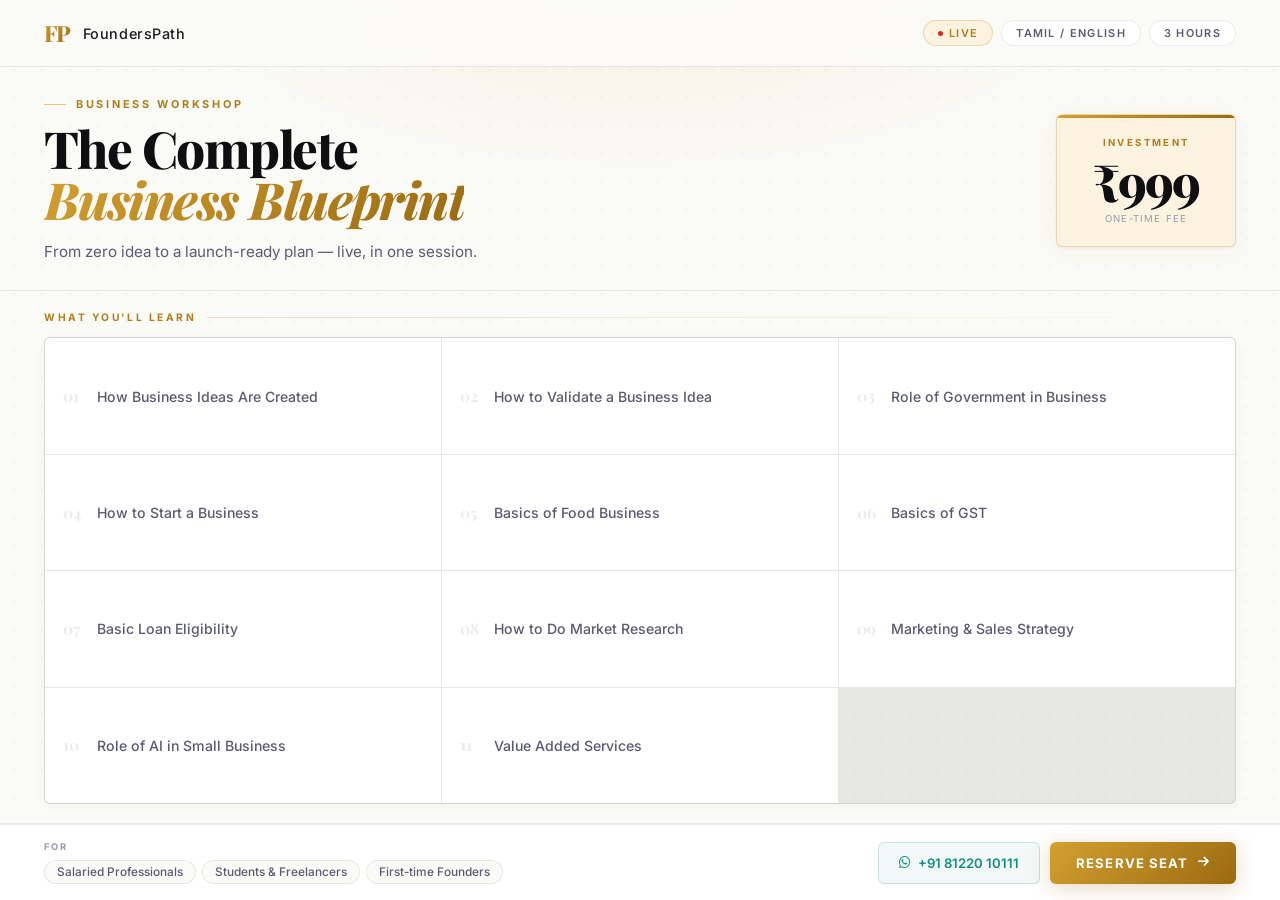
<file: landing.html>
<!DOCTYPE html>
<html lang="en">
<head>
    <meta charset="UTF-8">
    <meta name="viewport" content="width=device-width, initial-scale=1.0">
    <title>Business Masterclass | FoundersPath</title>
    <link rel="preconnect" href="https://fonts.googleapis.com">
    <link rel="preconnect" href="https://fonts.gstatic.com" crossorigin>
    <link href="https://fonts.googleapis.com/css2?family=Playfair+Display:ital,wght@0,700;0,800;1,700&family=Inter:wght@300;400;500;600;700&display=swap" rel="stylesheet">
    <link rel="stylesheet" href="https://cdnjs.cloudflare.com/ajax/libs/font-awesome/6.4.0/css/all.min.css">
    <link rel="stylesheet" href="landing.css">
</head>
<body>

<div class="banner">

    <!-- ── TOP BAR ── -->
    <header class="banner__top">
        <div class="b-brand">
            <span class="b-brand__fp">FP</span>
            <span class="b-brand__name">FoundersPath</span>
        </div>
        <div class="b-meta">
            <span class="b-badge b-badge--live"><span class="b-dot"></span>Live</span>
            <span class="b-badge">Tamil / English</span>
            <span class="b-badge">3 Hours</span>
        </div>
    </header>

    <!-- ── HERO ── -->
    <div class="banner__hero">
        <div class="banner__hero-left">
            <p class="b-eyebrow">Business Workshop</p>
            <h1 class="b-title">The Complete<br><em>Business Blueprint</em></h1>
            <p class="b-sub">From zero idea to a launch-ready plan — live, in one session.</p>
        </div>
        <div class="banner__hero-right">
            <div class="b-price-card">
                <p class="b-price-label">Investment</p>
                <p class="b-price">₹999</p>
                <p class="b-price-note">One-time fee</p>
            </div>
        </div>
    </div>

    <!-- ── DIVIDER ── -->
    <div class="b-rule"></div>

    <!-- ── TOPICS GRID ── -->
    <div class="banner__topics">
        <p class="b-section-label">What You'll Learn</p>
        <ul class="b-grid">
            <li><span>01</span> How Business Ideas Are Created</li>
            <li><span>02</span> How to Validate a Business Idea</li>
            <li><span>03</span> Role of Government in Business</li>
            <li><span>04</span> How to Start a Business</li>
            <li><span>05</span> Basics of Food Business</li>
            <li><span>06</span> Basics of GST</li>
            <li><span>07</span> Basic Loan Eligibility</li>
            <li><span>08</span> How to Do Market Research</li>
            <li><span>09</span> Marketing &amp; Sales Strategy</li>
            <li><span>10</span> Role of AI in Small Business</li>
            <li><span>11</span> Value Added Services</li>
        </ul>
    </div>

    <!-- ── FOOTER ── -->
    <footer class="banner__footer">
        <div class="b-footer-left">
            <p class="b-for-label">For</p>
            <div class="b-pills">
                <span>Salaried Professionals</span>
                <span>Students &amp; Freelancers</span>
                <span>First-time Founders</span>
            </div>
        </div>
        <div class="b-footer-right">
            <a href="https://wa.me/918122010111" target="_blank" class="b-btn-wa">
                <i class="fab fa-whatsapp"></i> +91 81220 10111
            </a>
            <a href="https://forms.google.com/" target="_blank" class="b-btn-main">
                Reserve Seat <i class="fas fa-arrow-right"></i>
            </a>
        </div>
    </footer>

</div>

</body>
</html>
</file>
<file: landing.css>
/* =====================================================
   FOUNDERSPAATH — PREMIUM BRIGHT THEME
   Crisp White · Warm Gold · Deep Ink Typography
===================================================== */

:root {
    --bg:         #FAFAF7;
    --surface:    #FFFFFF;
    --card:       #F4F3EE;
    --card-hi:    #EEF0FF;

    --line:       rgba(0,0,0,0.08);
    --line-gold:  rgba(180,130,20,0.25);

    --ink:        #0F0F12;
    --dark:       #1C1C24;
    --mid:        #5A5A72;
    --dim:        #9898AA;
    --soft:       #B4B4C8;

    --gold:       #B07D18;
    --gold-light: #D4A030;
    --gold-pale:  #FBF3E0;
    --gold-glow:  rgba(180,130,20,0.08);
    --gold-grad:  linear-gradient(135deg, #D4A030 0%, #9A6A10 100%);
    --gold-h:     linear-gradient(90deg,  #D4A030 0%, #9A6A10 100%);

    --wa:         #128C7E;
    --wa-bg:      rgba(18,140,126,0.06);
    --wa-border:  rgba(18,140,126,0.2);

    --serif:      'Playfair Display', Georgia, serif;
    --sans:       'Inter', system-ui, sans-serif;
    --ease:       cubic-bezier(0.16, 1, 0.3, 1);
}

*, *::before, *::after { margin:0; padding:0; box-sizing:border-box; }
html, body { height:100%; }
body {
    font-family: var(--sans);
    background: var(--bg);
    color: var(--ink);
    overflow: hidden;
    -webkit-font-smoothing: antialiased;
}
ul { list-style:none; }
a  { text-decoration:none; color:inherit; }

/* ━━━━━━━━━━━━━━━━━━━━━━━━━━━━━━
   BANNER SHELL
━━━━━━━━━━━━━━━━━━━━━━━━━━━━━━ */
.banner {
    height: 100vh;
    width: 100vw;
    display: flex;
    flex-direction: column;
    background: var(--bg);
    position: relative;
    overflow: hidden;
}

/* Warm golden glow at top center */
.banner::before {
    content: '';
    position: absolute;
    top: -200px; left: 50%;
    transform: translateX(-50%);
    width: 80%;
    height: 400px;
    background: radial-gradient(ellipse, rgba(212,160,48,0.10) 0%, transparent 65%);
    pointer-events: none;
    z-index: 0;
}

/* Dot pattern */
.banner::after {
    content: '';
    position: absolute;
    inset: 0;
    background-image: radial-gradient(rgba(0,0,0,0.04) 1px, transparent 1px);
    background-size: 28px 28px;
    pointer-events: none;
    z-index: 0;
}

.banner > * { position: relative; z-index: 1; }

/* ━━━━━━━━━━━━━━━━━━━━━━━━━━━━━━
   TOP BAR
━━━━━━━━━━━━━━━━━━━━━━━━━━━━━━ */
.banner__top {
    display: flex;
    align-items: center;
    justify-content: space-between;
    padding: 18px 44px;
    border-bottom: 1px solid var(--line);
    flex-shrink: 0;
    background: rgba(250,250,247,0.9);
    backdrop-filter: blur(10px);
}

.b-brand { display:flex; align-items:center; gap:12px; }
.b-brand__fp {
    font-family: var(--serif);
    font-size: 1.4rem;
    font-weight: 800;
    background: var(--gold-grad);
    -webkit-background-clip: text;
    -webkit-text-fill-color: transparent;
    letter-spacing: -0.03em;
}
.b-brand__name {
    font-size: 0.9rem;
    font-weight: 500;
    color: var(--dark);
    letter-spacing: 0.04em;
}

.b-meta { display:flex; align-items:center; gap:8px; }
.b-badge {
    font-size: 0.68rem;
    font-weight: 600;
    letter-spacing: 0.12em;
    text-transform: uppercase;
    color: var(--mid);
    border: 1px solid var(--line);
    padding: 5px 14px;
    border-radius: 20px;
    background: var(--surface);
    display: flex;
    align-items: center;
    gap: 6px;
}
.b-badge--live {
    color: var(--gold);
    border-color: var(--line-gold);
    background: var(--gold-pale);
}
.b-dot {
    width: 5px; height: 5px;
    background: #DC2626;
    border-radius: 50%;
    animation: blink 2s infinite;
}
@keyframes blink {
    0%,100% { box-shadow:0 0 0 0 rgba(220,38,38,0.5); }
    50%      { box-shadow:0 0 0 5px rgba(220,38,38,0); }
}

/* ━━━━━━━━━━━━━━━━━━━━━━━━━━━━━━
   HERO
━━━━━━━━━━━━━━━━━━━━━━━━━━━━━━ */
.banner__hero {
    display: flex;
    align-items: center;
    justify-content: space-between;
    padding: 30px 44px 26px;
    flex-shrink: 0;
    gap: 32px;
    border-bottom: 1px solid var(--line);
}

.banner__hero-left { flex:1; }

.b-eyebrow {
    font-size: 0.68rem;
    font-weight: 700;
    letter-spacing: 0.25em;
    text-transform: uppercase;
    color: var(--gold);
    margin-bottom: 12px;
    display: flex;
    align-items: center;
    gap: 10px;
}
.b-eyebrow::before {
    content: '';
    width: 22px; height: 1px;
    background: var(--gold-light);
    display: inline-block;
    opacity: 0.6;
}

.b-title {
    font-family: var(--serif);
    font-size: clamp(2.4rem, 4.5vw, 3.2rem);
    font-weight: 800;
    line-height: 1.0;
    letter-spacing: -0.03em;
    color: var(--ink);
    margin-bottom: 14px;
}
.b-title em {
    font-style: italic;
    background: var(--gold-grad);
    -webkit-background-clip: text;
    -webkit-text-fill-color: transparent;
}
.b-sub {
    font-size: 0.95rem;
    color: var(--mid);
    line-height: 1.65;
    font-weight: 400;
    max-width: 480px;
}

/* Price card */
.b-price-card {
    flex-shrink: 0;
    text-align: center;
    padding: 22px 36px;
    position: relative;
    overflow: hidden;
    border-radius: 6px;
    background: var(--gold-pale);
    border: 1px solid var(--line-gold);
    box-shadow: 0 4px 24px rgba(180,130,20,0.08), 0 1px 3px rgba(0,0,0,0.05);
}
.b-price-card::before {
    content: '';
    position: absolute;
    top: 0; left: 0; right: 0;
    height: 3px;
    background: var(--gold-h);
}
.b-price-label {
    font-size: 0.6rem;
    font-weight: 700;
    letter-spacing: 0.25em;
    text-transform: uppercase;
    color: var(--gold);
    margin-bottom: 8px;
}
.b-price {
    font-family: var(--serif);
    font-size: 3.2rem;
    font-weight: 800;
    color: var(--ink);
    letter-spacing: -0.04em;
    line-height: 1;
    margin-bottom: 6px;
}
.b-price-note {
    font-size: 0.6rem;
    color: var(--dim);
    letter-spacing: 0.12em;
    text-transform: uppercase;
}

/* ━━━━━━━━━━━━━━━━━━━━━━━━━━━━━━
   TOPICS
━━━━━━━━━━━━━━━━━━━━━━━━━━━━━━ */
.banner__topics {
    flex: 1;
    padding: 20px 44px;
    overflow: hidden;
    display: flex;
    flex-direction: column;
}
.b-section-label {
    font-size: 0.64rem;
    font-weight: 700;
    letter-spacing: 0.25em;
    text-transform: uppercase;
    color: var(--gold);
    margin-bottom: 14px;
    display: flex;
    align-items: center;
    gap: 10px;
}
.b-section-label::after {
    content: '';
    flex: 1;
    height: 1px;
    background: linear-gradient(90deg, var(--line-gold), transparent);
}

.b-grid {
    display: grid;
    grid-template-columns: repeat(3, 1fr);
    flex: 1;
    gap: 1px;
    background: var(--line);
    border: 1px solid var(--line);
    border-radius: 6px;
    overflow: hidden;
    box-shadow: 0 2px 12px rgba(0,0,0,0.04);
}
.b-grid li {
    display: flex;
    align-items: center;
    gap: 12px;
    padding: 12px 18px;
    background: var(--surface);
    font-size: 0.88rem;
    font-weight: 500;
    color: var(--mid);
    transition: all 0.3s var(--ease);
    cursor: default;
    position: relative;
}
.b-grid li::before {
    content: '';
    position: absolute;
    left: 0; top: 0; bottom: 0;
    width: 2px;
    background: var(--gold-h);
    transform: scaleY(0);
    transform-origin: bottom;
    transition: transform 0.3s var(--ease);
}
.b-grid li:hover {
    background: var(--gold-pale);
    color: var(--dark);
}
.b-grid li:hover::before { transform: scaleY(1); }

.b-grid li span {
    font-family: var(--serif);
    font-size: 1rem;
    font-weight: 700;
    color: var(--line);
    min-width: 22px;
    line-height: 1;
    letter-spacing: -0.03em;
    transition: color 0.25s ease;
    flex-shrink: 0;
}
.b-grid li:hover span { color: var(--gold-light); }

/* ━━━━━━━━━━━━━━━━━━━━━━━━━━━━━━
   FOOTER
━━━━━━━━━━━━━━━━━━━━━━━━━━━━━━ */
.banner__footer {
    display: flex;
    align-items: center;
    justify-content: space-between;
    gap: 20px;
    padding: 16px 44px;
    border-top: 1px solid var(--line);
    background: var(--surface);
    flex-shrink: 0;
    box-shadow: 0 -1px 0 var(--line);
}
.b-for-label {
    font-size: 0.58rem;
    font-weight: 700;
    letter-spacing: 0.22em;
    text-transform: uppercase;
    color: var(--dim);
    margin-bottom: 8px;
}
.b-pills { display:flex; flex-wrap:wrap; gap:6px; }
.b-pills span {
    font-size: 0.74rem;
    font-weight: 500;
    color: var(--mid);
    border: 1px solid var(--line);
    padding: 4px 12px;
    border-radius: 20px;
    background: var(--bg);
    transition: all 0.2s;
}
.b-pills span:hover { border-color: var(--line-gold); color: var(--gold); background: var(--gold-pale); }

.b-footer-right { display:flex; align-items:center; gap:10px; flex-shrink:0; }

.b-btn-wa {
    display: flex;
    align-items: center;
    gap: 8px;
    padding: 12px 20px;
    background: var(--wa-bg);
    color: var(--wa);
    border: 1px solid var(--wa-border);
    border-radius: 6px;
    font-size: 0.82rem;
    font-weight: 600;
    transition: all 0.3s var(--ease);
    white-space: nowrap;
}
.b-btn-wa:hover { background: var(--wa); color:#fff; transform:translateY(-1px); box-shadow:0 4px 16px rgba(18,140,126,0.25); }

.b-btn-main {
    display: flex;
    align-items: center;
    gap: 10px;
    padding: 13px 26px;
    background: var(--gold-grad);
    color: #fff;
    border-radius: 6px;
    font-size: 0.82rem;
    font-weight: 700;
    letter-spacing: 0.08em;
    text-transform: uppercase;
    transition: all 0.35s var(--ease);
    white-space: nowrap;
    box-shadow: 0 4px 20px rgba(160,104,16,0.25);
    position: relative;
    overflow: hidden;
}
.b-btn-main::after {
    content: '';
    position: absolute;
    top: 0; left: -100%; width: 50%; height: 100%;
    background: linear-gradient(90deg, transparent, rgba(255,255,255,0.3), transparent);
    animation: shine 4s infinite;
}
@keyframes shine { 0%{left:-100%} 20%{left:200%} 100%{left:200%} }
.b-btn-main i { font-size:0.78rem; transition:transform 0.3s ease; }
.b-btn-main:hover { transform:translateY(-2px); box-shadow:0 8px 28px rgba(160,104,16,0.35); }
.b-btn-main:hover i { transform:translateX(4px); }

/* ━━━━━━━━━━━━━━━━━━━━━━━━━━━━━━
   MOBILE
━━━━━━━━━━━━━━━━━━━━━━━━━━━━━━ */
@media (max-width: 860px) {
    body { overflow:auto; }
    .banner { height:auto; }
    .banner__hero { flex-direction:column; align-items:flex-start; }
    .b-price-card { align-self:flex-start; }
    .b-grid { grid-template-columns:repeat(2,1fr); }
    .banner__footer { flex-direction:column; align-items:flex-start; }
    .b-footer-right { width:100%; }
    .b-btn-wa, .b-btn-main { flex:1; justify-content:center; }
}
@media (max-width: 520px) {
    .banner__top,.banner__hero,.banner__topics,.banner__footer { padding-left:20px; padding-right:20px; }
    .b-rule { margin:0 20px; }
    .b-grid { grid-template-columns:1fr; }
    .b-title { font-size:2rem; }
}
</file>
